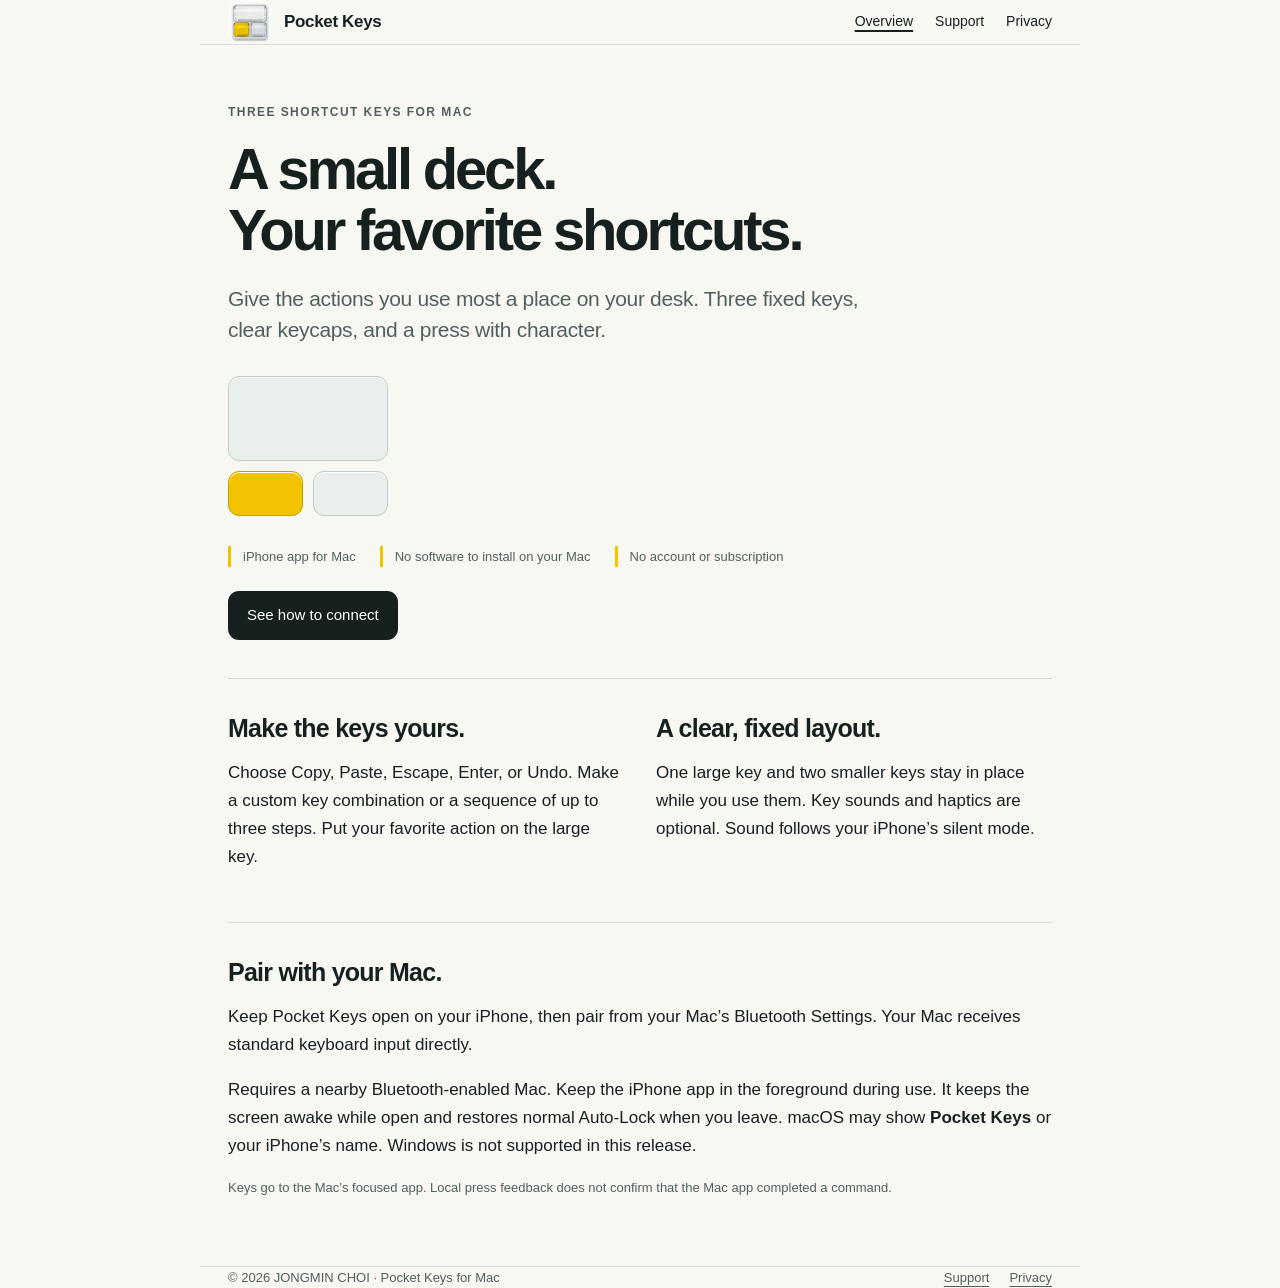
<file: index.html>
<!doctype html>
<html lang="en">
<head><meta charset="utf-8"><meta name="viewport" content="width=device-width,initial-scale=1"><meta name="description" content="Pocket Keys for Mac turns your iPhone into three personal shortcut keys for your Mac."><title>Pocket Keys for Mac — Three shortcut keys for Mac</title><link rel="stylesheet" href="style.css"></head>
<body>
<a class="skip" href="#main">Skip to content</a>
<header class="wrap"><div class="header-row"><a class="brand" href="index.html"><img src="app-icon.png" width="44" height="44" alt="">Pocket Keys</a><nav aria-label="Main"><a href="index.html" aria-current="page">Overview</a><a href="support.html">Support</a><a href="privacy.html">Privacy</a></nav></div></header>
<main id="main" class="wrap">
<section class="hero"><p class="eyebrow">Three shortcut keys for Mac</p><h1>A small deck.<br>Your favorite shortcuts.</h1><p class="lead">Give the actions you use most a place on your desk. Three fixed keys, clear keycaps, and a press with character.</p><div class="deck-mark" aria-hidden="true"><span></span><span></span><span></span></div><div class="facts"><span>iPhone app for Mac</span><span>No software to install on your Mac</span><span>No account or subscription</span></div><a class="button-link" href="support.html#connect">See how to connect</a></section>
<section class="section two-column"><div><h2>Make the keys yours.</h2><p>Choose Copy, Paste, Escape, Enter, or Undo. Make a custom key combination or a sequence of up to three steps. Put your favorite action on the large key.</p></div><div><h2>A clear, fixed layout.</h2><p>One large key and two smaller keys stay in place while you use them. Key sounds and haptics are optional. Sound follows your iPhone’s silent mode.</p></div></section>
<section class="section"><h2>Pair with your Mac.</h2><p>Keep Pocket Keys open on your iPhone, then pair from your Mac’s Bluetooth Settings. Your Mac receives standard keyboard input directly.</p><p>Requires a nearby Bluetooth-enabled Mac. Keep the iPhone app in the foreground during use. It keeps the screen awake while open and restores normal Auto-Lock when you leave. macOS may show <strong>Pocket Keys</strong> or your iPhone’s name. Windows is not supported in this release.</p><p class="intro-meta">Keys go to the Mac’s focused app. Local press feedback does not confirm that the Mac app completed a command.</p></section>
</main>
<footer class="wrap"><div class="footer-row"><span>© 2026 JONGMIN CHOI · Pocket Keys for Mac</span><div class="footer-links"><a href="support.html">Support</a><a href="privacy.html">Privacy</a></div></div></footer>
</body></html>
</file>
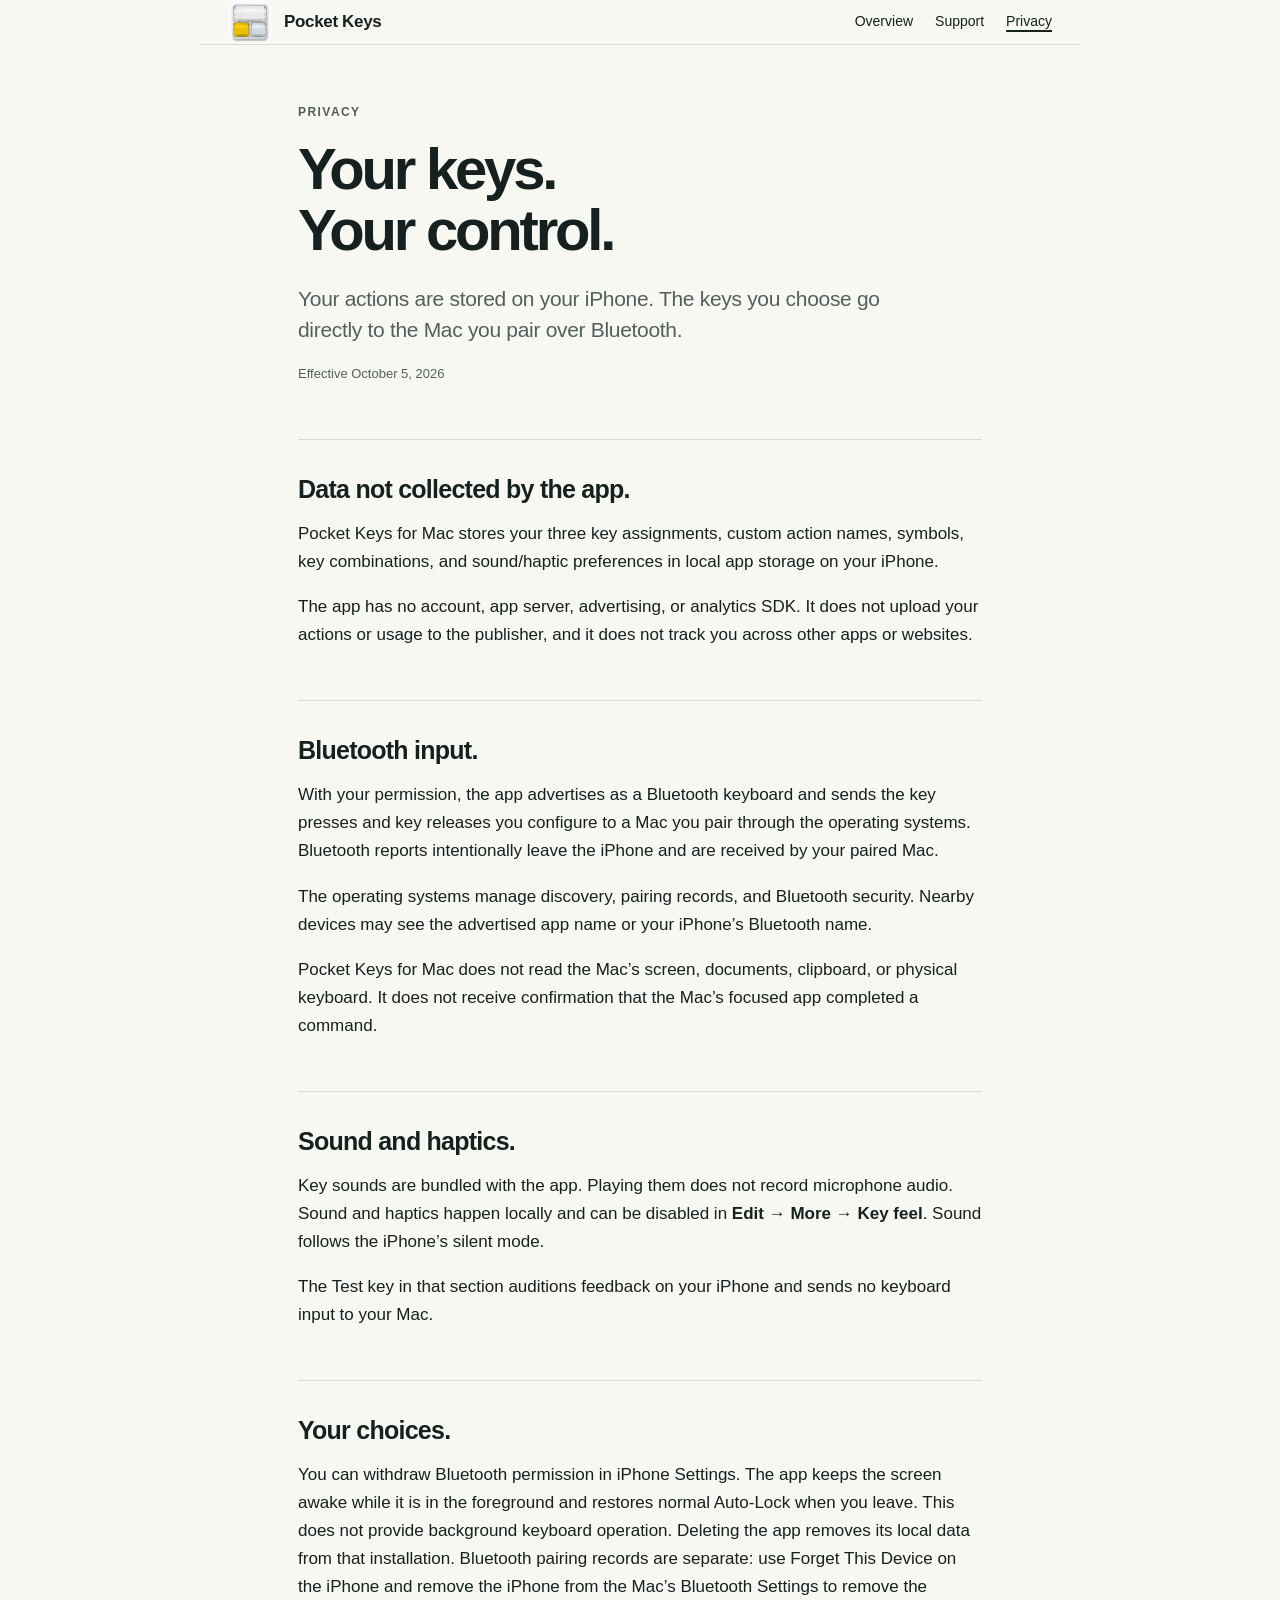
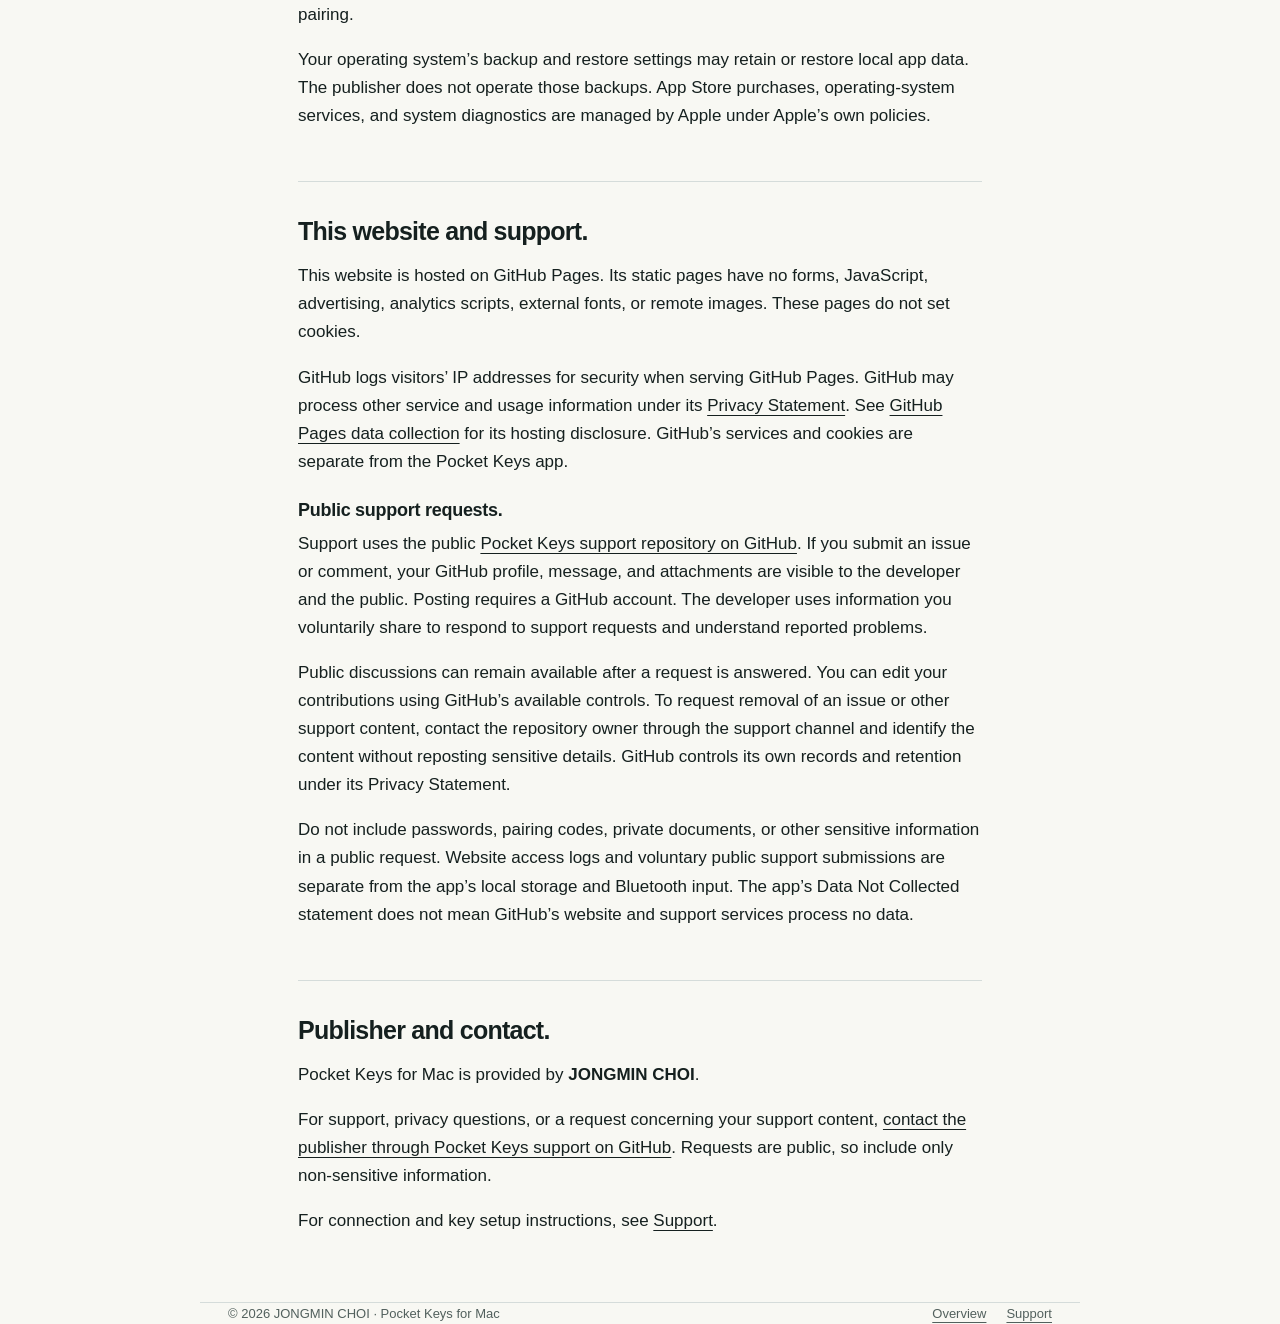
<file: privacy.html>
<!doctype html>
<html lang="en">
<head><meta charset="utf-8"><meta name="viewport" content="width=device-width,initial-scale=1"><meta name="description" content="How Pocket Keys for Mac stores your actions locally and sends chosen keys over Bluetooth."><title>Privacy — Pocket Keys for Mac</title><link rel="stylesheet" href="style.css"></head>
<body>
<a class="skip" href="#main">Skip to content</a>
<header class="wrap"><div class="header-row"><a class="brand" href="index.html"><img src="app-icon.png" width="44" height="44" alt="">Pocket Keys</a><nav aria-label="Main"><a href="index.html">Overview</a><a href="support.html">Support</a><a href="privacy.html" aria-current="page">Privacy</a></nav></div></header>
<main id="main" class="wrap policy-text">
<section class="hero"><p class="eyebrow">Privacy</p><h1>Your keys.<br>Your control.</h1><p class="lead">Your actions are stored on your iPhone. The keys you choose go directly to the Mac you pair over Bluetooth.</p><p class="intro-meta">Effective October 5, 2026</p></section>
<section class="section"><h2>Data not collected by the app.</h2><p>Pocket Keys for Mac stores your three key assignments, custom action names, symbols, key combinations, and sound/haptic preferences in local app storage on your iPhone.</p><p>The app has no account, app server, advertising, or analytics SDK. It does not upload your actions or usage to the publisher, and it does not track you across other apps or websites.</p></section>
<section class="section"><h2>Bluetooth input.</h2><p>With your permission, the app advertises as a Bluetooth keyboard and sends the key presses and key releases you configure to a Mac you pair through the operating systems. Bluetooth reports intentionally leave the iPhone and are received by your paired Mac.</p><p>The operating systems manage discovery, pairing records, and Bluetooth security. Nearby devices may see the advertised app name or your iPhone’s Bluetooth name.</p><p>Pocket Keys for Mac does not read the Mac’s screen, documents, clipboard, or physical keyboard. It does not receive confirmation that the Mac’s focused app completed a command.</p></section>
<section class="section"><h2>Sound and haptics.</h2><p>Key sounds are bundled with the app. Playing them does not record microphone audio. Sound and haptics happen locally and can be disabled in <strong>Edit → More → Key feel</strong>. Sound follows the iPhone’s silent mode.</p><p>The Test key in that section auditions feedback on your iPhone and sends no keyboard input to your Mac.</p></section>
<section class="section"><h2>Your choices.</h2><p>You can withdraw Bluetooth permission in iPhone Settings. The app keeps the screen awake while it is in the foreground and restores normal Auto-Lock when you leave. This does not provide background keyboard operation. Deleting the app removes its local data from that installation. Bluetooth pairing records are separate: use Forget This Device on the iPhone and remove the iPhone from the Mac’s Bluetooth Settings to remove the pairing.</p><p>Your operating system’s backup and restore settings may retain or restore local app data. The publisher does not operate those backups. App Store purchases, operating-system services, and system diagnostics are managed by Apple under Apple’s own policies.</p></section>
<section id="website-support" class="section"><h2>This website and support.</h2><p>This website is hosted on GitHub Pages. Its static pages have no forms, JavaScript, advertising, analytics scripts, external fonts, or remote images. These pages do not set cookies.</p><p>GitHub logs visitors’ IP addresses for security when serving GitHub Pages. GitHub may process other service and usage information under its <a href="https://docs.github.com/en/site-policy/privacy-policies/github-general-privacy-statement">Privacy Statement</a>. See <a href="https://docs.github.com/en/pages/getting-started-with-github-pages/what-is-github-pages#data-collection">GitHub Pages data collection</a> for its hosting disclosure. GitHub’s services and cookies are separate from the Pocket Keys app.</p><h3>Public support requests.</h3><p>Support uses the public <a href="https://github.com/snj830526/pocket-keys-support/issues/new">Pocket Keys support repository on GitHub</a>. If you submit an issue or comment, your GitHub profile, message, and attachments are visible to the developer and the public. Posting requires a GitHub account. The developer uses information you voluntarily share to respond to support requests and understand reported problems.</p><p>Public discussions can remain available after a request is answered. You can edit your contributions using GitHub’s available controls. To request removal of an issue or other support content, contact the repository owner through the support channel and identify the content without reposting sensitive details. GitHub controls its own records and retention under its Privacy Statement.</p><p>Do not include passwords, pairing codes, private documents, or other sensitive information in a public request. Website access logs and voluntary public support submissions are separate from the app’s local storage and Bluetooth input. The app’s Data Not Collected statement does not mean GitHub’s website and support services process no data.</p></section>
<section class="section"><h2>Publisher and contact.</h2><p>Pocket Keys for Mac is provided by <strong>JONGMIN CHOI</strong>.</p><p>For support, privacy questions, or a request concerning your support content, <a href="https://github.com/snj830526/pocket-keys-support/issues/new">contact the publisher through Pocket Keys support on GitHub</a>. Requests are public, so include only non-sensitive information.</p><p>For connection and key setup instructions, see <a href="support.html">Support</a>.</p></section>
</main><footer class="wrap"><div class="footer-row"><span>© 2026 JONGMIN CHOI · Pocket Keys for Mac</span><div class="footer-links"><a href="index.html">Overview</a><a href="support.html">Support</a></div></div></footer>
</body></html>
</file>
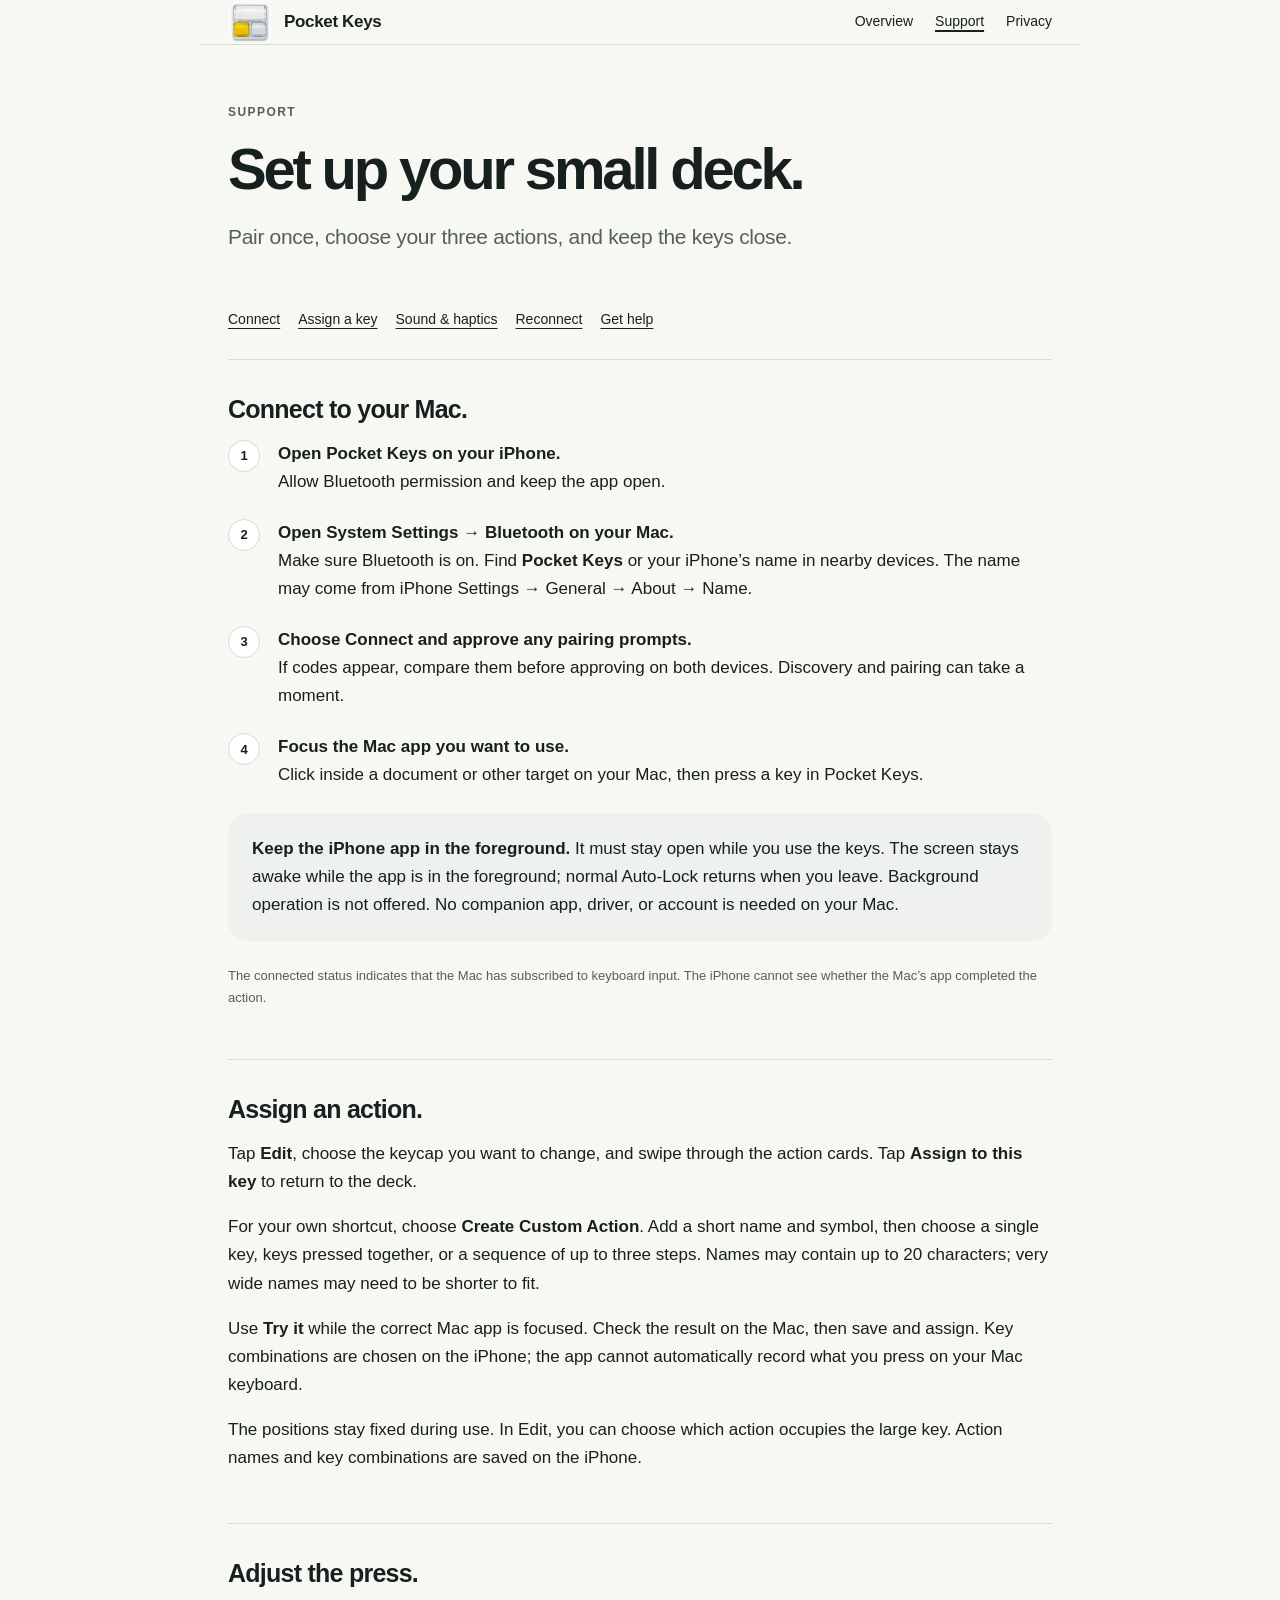
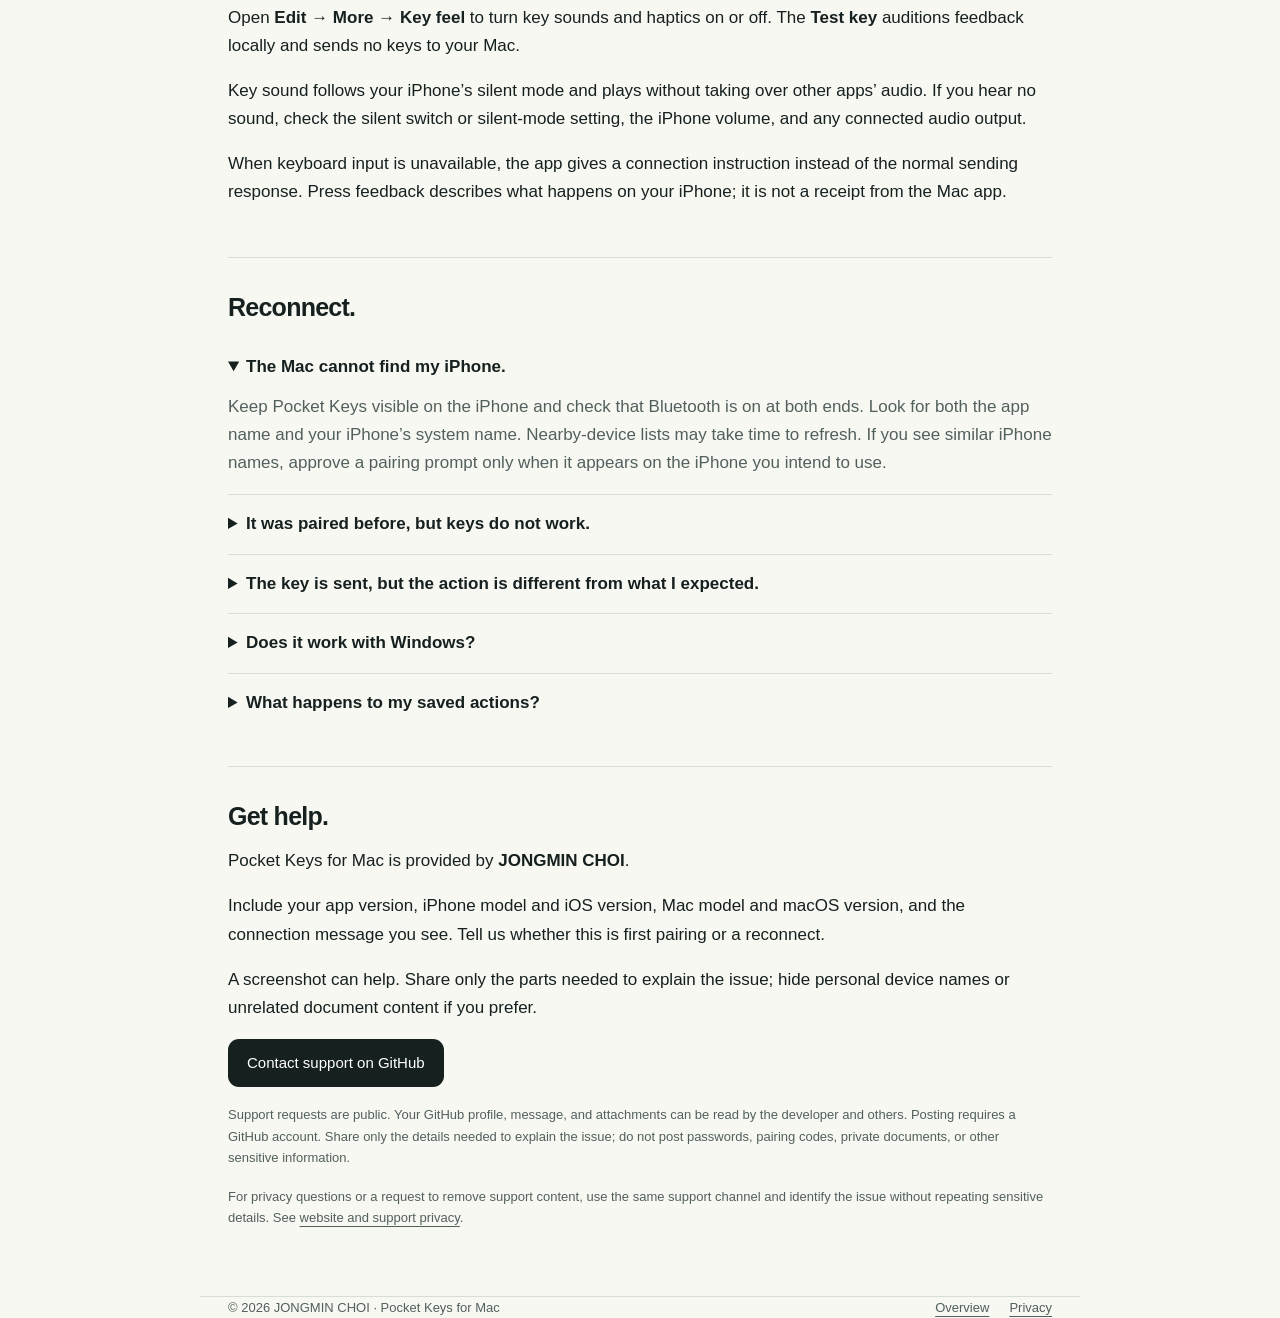
<file: support.html>
<!doctype html>
<html lang="en">
<head><meta charset="utf-8"><meta name="viewport" content="width=device-width,initial-scale=1"><meta name="description" content="Connect Pocket Keys for Mac to your Mac, assign your three keys, and adjust sound and haptics."><title>Support — Pocket Keys for Mac</title><link rel="stylesheet" href="style.css"></head>
<body>
<a class="skip" href="#main">Skip to content</a>
<header class="wrap"><div class="header-row"><a class="brand" href="index.html"><img src="app-icon.png" width="44" height="44" alt="">Pocket Keys</a><nav aria-label="Main"><a href="index.html">Overview</a><a href="support.html" aria-current="page">Support</a><a href="privacy.html">Privacy</a></nav></div></header>
<main id="main" class="wrap">
<section class="hero"><p class="eyebrow">Support</p><h1>Set up your small deck.</h1><p class="lead">Pair once, choose your three actions, and keep the keys close.</p></section>
<div class="section-links" aria-label="On this page"><a href="#connect">Connect</a><a href="#assign">Assign a key</a><a href="#feel">Sound &amp; haptics</a><a href="#reconnect">Reconnect</a><a href="#contact">Get help</a></div>
<section id="connect" class="section"><h2>Connect to your Mac.</h2><ol class="step-list"><li><strong>Open Pocket Keys on your iPhone.</strong>Allow Bluetooth permission and keep the app open.</li><li><strong>Open System Settings → Bluetooth on your Mac.</strong>Make sure Bluetooth is on. Find <strong>Pocket Keys</strong> or your iPhone’s name in nearby devices. The name may come from iPhone Settings → General → About → Name.</li><li><strong>Choose Connect and approve any pairing prompts.</strong>If codes appear, compare them before approving on both devices. Discovery and pairing can take a moment.</li><li><strong>Focus the Mac app you want to use.</strong>Click inside a document or other target on your Mac, then press a key in Pocket Keys.</li></ol><div class="callout"><p><strong>Keep the iPhone app in the foreground.</strong> It must stay open while you use the keys. The screen stays awake while the app is in the foreground; normal Auto-Lock returns when you leave. Background operation is not offered. No companion app, driver, or account is needed on your Mac.</p></div><p class="intro-meta">The connected status indicates that the Mac has subscribed to keyboard input. The iPhone cannot see whether the Mac’s app completed the action.</p></section>
<section id="assign" class="section"><h2>Assign an action.</h2><p>Tap <strong>Edit</strong>, choose the keycap you want to change, and swipe through the action cards. Tap <strong>Assign to this key</strong> to return to the deck.</p><p>For your own shortcut, choose <strong>Create Custom Action</strong>. Add a short name and symbol, then choose a single key, keys pressed together, or a sequence of up to three steps. Names may contain up to 20 characters; very wide names may need to be shorter to fit.</p><p>Use <strong>Try it</strong> while the correct Mac app is focused. Check the result on the Mac, then save and assign. Key combinations are chosen on the iPhone; the app cannot automatically record what you press on your Mac keyboard.</p><p>The positions stay fixed during use. In Edit, you can choose which action occupies the large key. Action names and key combinations are saved on the iPhone.</p></section>
<section id="feel" class="section"><h2>Adjust the press.</h2><p>Open <strong>Edit → More → Key feel</strong> to turn key sounds and haptics on or off. The <strong>Test key</strong> auditions feedback locally and sends no keys to your Mac.</p><p>Key sound follows your iPhone’s silent mode and plays without taking over other apps’ audio. If you hear no sound, check the silent switch or silent-mode setting, the iPhone volume, and any connected audio output.</p><p>When keyboard input is unavailable, the app gives a connection instruction instead of the normal sending response. Press feedback describes what happens on your iPhone; it is not a receipt from the Mac app.</p></section>
<section id="reconnect" class="section"><h2>Reconnect.</h2><details open><summary>The Mac cannot find my iPhone.</summary><p>Keep Pocket Keys visible on the iPhone and check that Bluetooth is on at both ends. Look for both the app name and your iPhone’s system name. Nearby-device lists may take time to refresh. If you see similar iPhone names, approve a pairing prompt only when it appears on the iPhone you intend to use.</p></details><details><summary>It was paired before, but keys do not work.</summary><p>Open the iPhone app again and check its connection state. Focus your target app on the Mac. If needed, open the Mac’s Bluetooth Settings and reconnect the existing iPhone entry. A paired Mac may reconnect automatically, so disconnecting can be temporary.</p><p>If reconnecting still fails, remove the pairing on both devices: use Forget This Device beside the Mac in iPhone Bluetooth Settings, and remove the iPhone from the Mac’s Bluetooth Settings. Return to Pocket Keys and repeat pairing. Deleting the app is not required and does not clear system pairing records.</p></details><details><summary>The key is sent, but the action is different from what I expected.</summary><p>Pocket Keys for Mac sends keyboard input to the Mac’s focused app. App-specific shortcuts, keyboard layouts, and input sources can change the result. Check the chosen combination on your Mac, then edit the action on your iPhone if needed. The iPhone does not read the Mac screen or report command completion.</p></details><details><summary>Does it work with Windows?</summary><p>Windows is not supported in this release. The product is intended for a nearby Bluetooth-enabled Mac. Do not purchase it for a Windows workflow.</p></details><details><summary>What happens to my saved actions?</summary><p>They remain in the app’s local storage when you close and reopen it. Deleting the app removes that installation’s data; system backups may retain or restore it. Pairing records are separate operating-system settings. See the <a href="privacy.html">privacy policy</a> for details.</p></details></section>
<section id="contact" class="section"><h2>Get help.</h2><p>Pocket Keys for Mac is provided by <strong>JONGMIN CHOI</strong>.</p><p>Include your app version, iPhone model and iOS version, Mac model and macOS version, and the connection message you see. Tell us whether this is first pairing or a reconnect.</p><p>A screenshot can help. Share only the parts needed to explain the issue; hide personal device names or unrelated document content if you prefer.</p><p><a class="button-link" href="https://github.com/snj830526/pocket-keys-support/issues/new">Contact support on GitHub</a></p><p class="intro-meta">Support requests are public. Your GitHub profile, message, and attachments can be read by the developer and others. Posting requires a GitHub account. Share only the details needed to explain the issue; do not post passwords, pairing codes, private documents, or other sensitive information.</p><p class="intro-meta">For privacy questions or a request to remove support content, use the same support channel and identify the issue without repeating sensitive details. See <a href="privacy.html#website-support">website and support privacy</a>.</p></section>
</main><footer class="wrap"><div class="footer-row"><span>© 2026 JONGMIN CHOI · Pocket Keys for Mac</span><div class="footer-links"><a href="index.html">Overview</a><a href="privacy.html">Privacy</a></div></div></footer>
</body></html>
</file>
<file: style.css>
:root{color-scheme:light;--paper:#f8f8f3;--ink:#15201f;--muted:#52605d;--line:#d5dcda;--yellow:#f3c300;--panel:#eef1ed;--radius:20px}
*{box-sizing:border-box}html{scroll-behavior:smooth}body{margin:0;background:var(--paper);color:var(--ink);font-family:-apple-system,BlinkMacSystemFont,"Segoe UI",sans-serif;font-size:17px;line-height:1.65;-webkit-font-smoothing:antialiased}a{color:inherit;text-decoration-thickness:1px;text-underline-offset:4px}a:hover{color:#705800}a:focus-visible{outline:3px solid #9c7b00;outline-offset:5px;border-radius:3px}.wrap{max-width:880px;margin:auto;padding:0 28px}.skip{position:absolute;left:20px;top:-100px;background:var(--ink);color:white;padding:10px 16px;z-index:10}.skip:focus{top:10px}header{padding:28px 0 24px;border-bottom:1px solid var(--line)}.header-row{display:flex;justify-content:space-between;align-items:center;gap:24px}.brand{display:flex;align-items:center;gap:12px;text-decoration:none;font-size:17px;font-weight:600;letter-spacing:-.02em}.brand img{width:44px;height:44px;display:block;border-radius:10px}nav{display:flex;gap:22px;font-size:14px}nav a{text-decoration:none}nav a[aria-current=page]{text-decoration:underline;text-decoration-thickness:2px}.hero{padding:58px 0 38px}.eyebrow{font-size:12px;font-weight:600;letter-spacing:.12em;text-transform:uppercase;color:var(--muted);margin:0 0 15px}h1{font-size:clamp(36px,6vw,58px);letter-spacing:-.055em;line-height:1.06;font-weight:650;margin:0 0 22px}h2{font-size:25px;letter-spacing:-.03em;line-height:1.2;margin:0 0 16px;font-weight:600}h3{font-size:18px;letter-spacing:-.015em;line-height:1.35;margin:22px 0 8px;font-weight:600}p{margin:0 0 17px}.lead{font-size:21px;color:var(--muted);max-width:650px;line-height:1.5;letter-spacing:-.015em}.intro-meta{font-size:13px;color:var(--muted)}.section{padding:34px 0;border-top:1px solid var(--line);scroll-margin-top:20px}.section:last-child{padding-bottom:50px}.two-column{display:grid;grid-template-columns:1fr 1fr;gap:32px}.step-list{list-style:none;counter-reset:steps;padding:0;margin:0}.step-list li{counter-increment:steps;position:relative;padding-left:50px;margin:0 0 23px}.step-list li:before{content:counter(steps);position:absolute;left:0;top:0;width:30px;height:30px;border:1px solid var(--line);border-radius:50%;display:grid;place-items:center;font-size:13px;font-weight:600;background:white}.step-list strong{font-weight:600}.step-list li>strong:first-child{display:block}.callout{background:var(--panel);padding:22px 24px;border-radius:var(--radius);margin:24px 0}.callout p:last-child{margin:0}.section-links{display:flex;flex-wrap:wrap;gap:10px 18px;font-size:14px;padding-bottom:28px}.button-link{display:inline-block;padding:12px 19px;background:var(--ink);color:white;border-radius:11px;text-decoration:none;font-size:15px;font-weight:500}.button-link:hover{background:#30403b;color:white}ul{padding-left:22px;margin:0 0 18px}li{margin-bottom:7px}kbd{font-family:inherit;font-size:.9em;border:1px solid var(--line);border-bottom-width:2px;border-radius:5px;padding:2px 7px;white-space:nowrap;background:white}details{border-top:1px solid var(--line);padding:17px 0}details:first-of-type{border-top:0}summary{cursor:pointer;font-weight:600;line-height:1.45}details p{margin-top:13px;color:var(--muted)}details p:last-child{margin-bottom:0}footer{padding:28px 0 40px;border-top:1px solid var(--line);font-size:13px;color:var(--muted)}.footer-row{display:flex;justify-content:space-between;gap:20px}.footer-links{display:flex;gap:20px}.policy-text{max-width:740px}.policy-text strong{font-weight:600}.deck-mark{display:grid;grid-template-columns:1fr 1fr;gap:10px;width:160px;margin:30px 0}.deck-mark span{height:45px;border:1px solid #c3ccca;border-radius:11px;background:#e9efec;box-shadow:inset 0 1px 0 white}.deck-mark span:first-child{grid-column:1/3;height:85px}.deck-mark span:nth-child(2){background:var(--yellow);border-color:#c1a100}.facts{display:flex;flex-wrap:wrap;gap:12px 24px;font-size:13px;color:var(--muted);margin:24px 0}.facts span{padding-left:12px;border-left:3px solid var(--yellow)}
@media(max-width:560px){body{font-size:16px}.wrap{padding:0 21px}header{padding:21px 0}.header-row{align-items:flex-start;gap:18px;flex-wrap:wrap}.brand{font-size:16px}.brand img{width:36px;height:36px}nav{gap:18px;font-size:13px}.hero{padding:40px 0 28px}.lead{font-size:19px}.section{padding:28px 0}h2{font-size:23px}.two-column{grid-template-columns:1fr;gap:16px}.footer-row{flex-direction:column;gap:12px}.callout{padding:19px 20px}.step-list li{padding-left:43px}.deck-mark{margin:25px 0}}
@media(prefers-reduced-motion:reduce){html{scroll-behavior:auto}}
</file>
